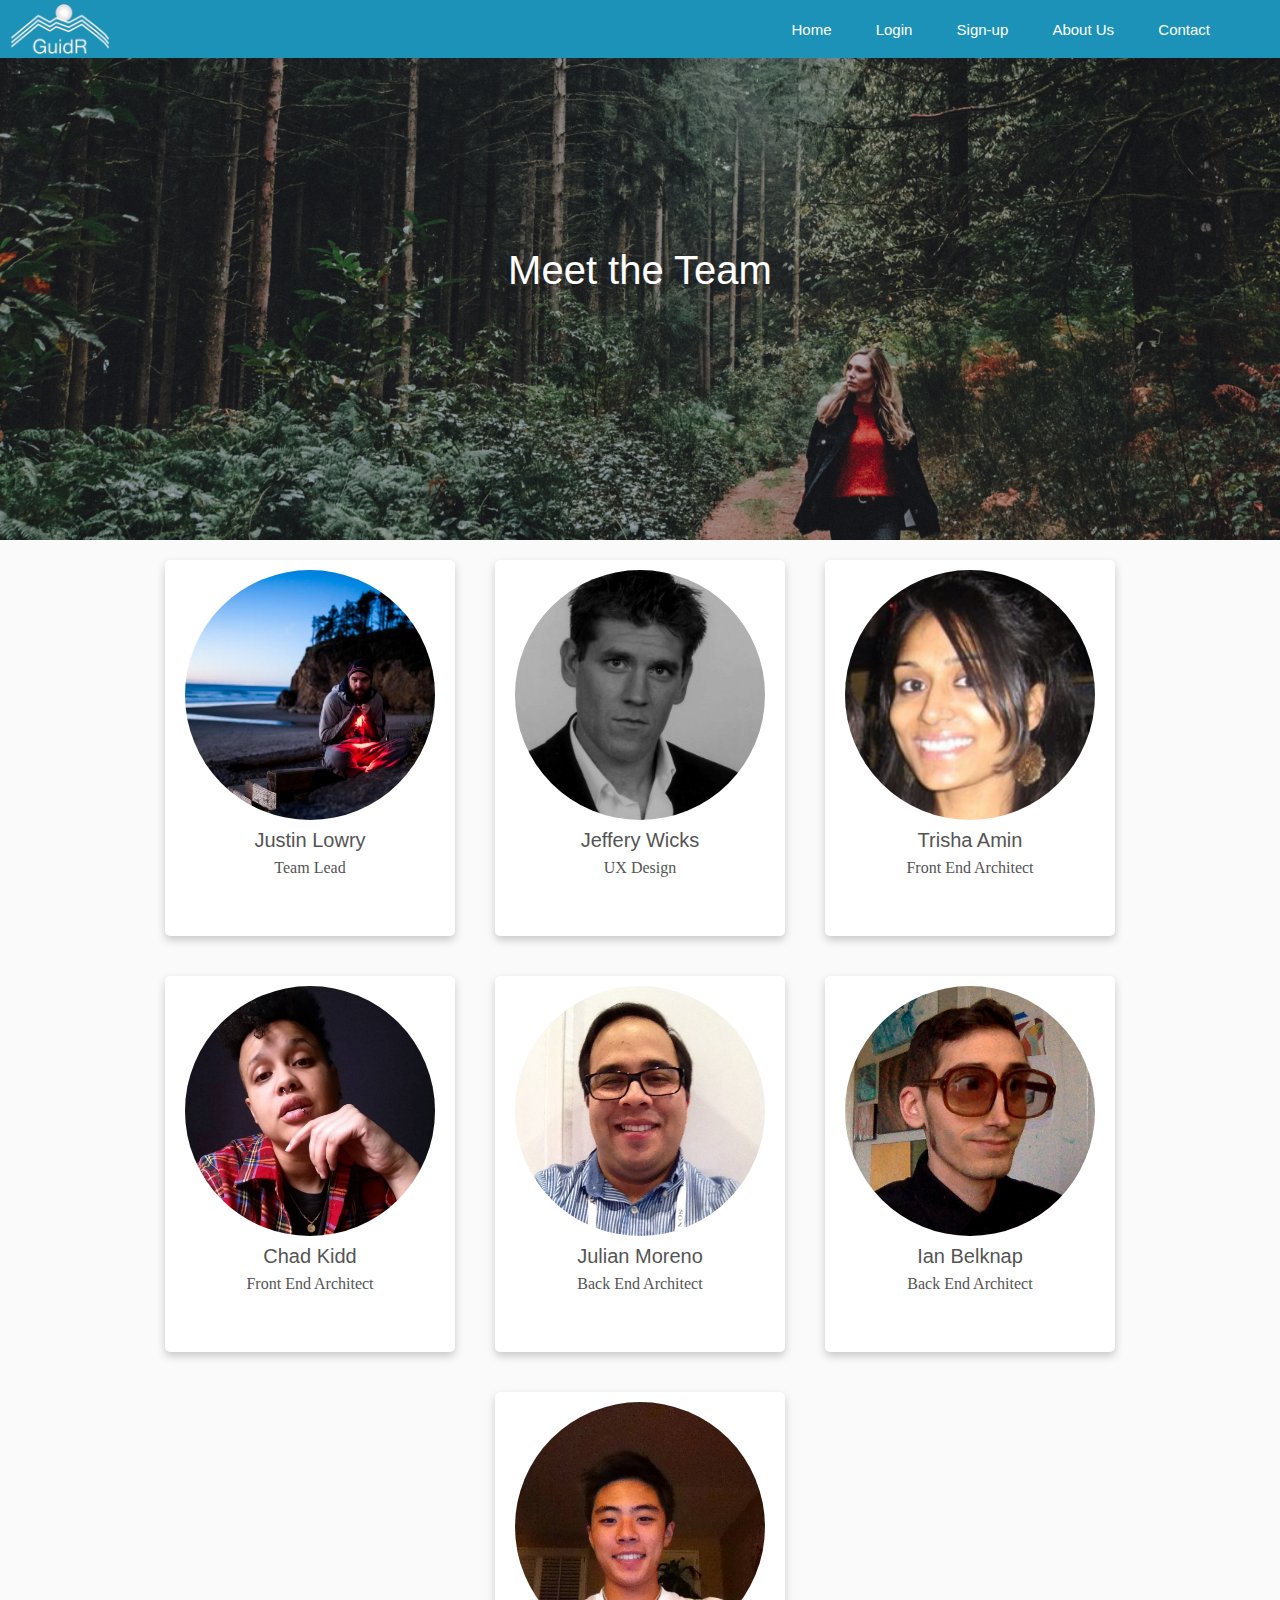
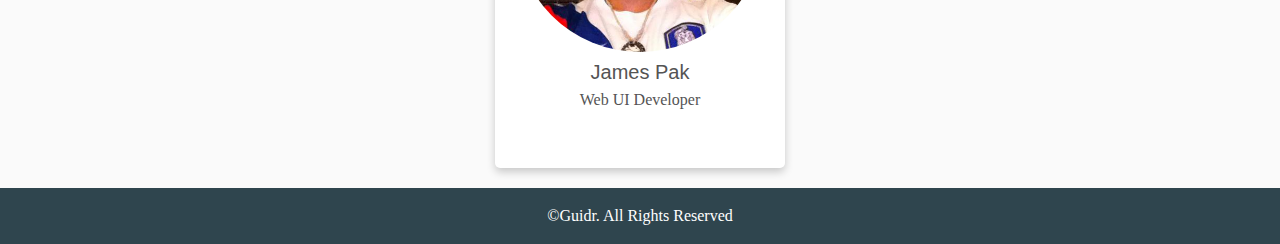
<file: about-us.html>
<!DOCTYPE html>

<html lang="en">
  <head>
    <meta charset="utf-8" />
    <meta name="viewport" content="width=device-width, initial-scale=1.0" />

    <title>GuidR - About Us Page - Web UI Developer</title>

    <link href="css/index.css" rel="stylesheet" />

    <script src="js/index.js" async></script>

    <link
      rel="stylesheet"
      href="https://use.fontawesome.com/releases/v5.8.1/css/all.css"
      integrity="sha384-50oBUHEmvpQ+1lW4y57PTFmhCaXp0ML5d60M1M7uH2+nqUivzIebhndOJK28anvf"
      crossorigin="anonymous"/>
  </head>

  <div class="container">
    <div class="nav-container">
      <img class="nav-logo" src="img/guidr final nav logo.png" />
      <img class="menu-button" src="img/menu.png" />
      <nav class="menu">
        <a href="https://m-guidr.netlify.com"
          ><i class="fas fa-home"></i> Home</a
        >
        <a href="https://ls-guidr.netlify.com/"
          ><i class="fas fa-sign-in-alt"></i> Login</a
        >
        <a href="https://ls-guidr.netlify.com/signup"
          ><i class="fas fa-user-plus"></i> Sign-up</a
        >
        <a href="about-us.html"><i class="far fa-address-card"></i> About Us</a>
      </nav>
    </div>

    <header>
      <div class="header-pic-text">
        <h1>Meet the Team</h1>
      </div>
    </header>

    <section class="about-container">
      <div class="team-panel">
        <div class="img-container">
          <img src="img/13543632.jpg" />
        </div>
        <h2>Justin Lowry</h2>
        <p>Team Lead</p>
        <div>
          <a href="#"><i class="fab fa-twitter-square"></i></a>
          <a href="#"><i class="fab fa-linkedin"></i></a>
          <a href="https://github.com/dividedsky"><i class="fab fa-github-square"></i></a>
        </div>
      </div>

      <div class="team-panel">
        <div class="img-container">
          <img src="img/image.png" />
        </div>
        <h2>Jeffery Wicks</h2>
        <p>UX Design</p>
        <div>
          <a href="#"><i class="fab fa-twitter-square"></i></a>
          <a href="#"><i class="fab fa-linkedin"></i></a>
          <a href="#"><i class="fab fa-github-square"></i></a>
        </div>
      </div>

      <div class="team-panel">
        <div class="img-container">
          <img src="img/profile-pic.jpeg" />
        </div>
        <h2>Trisha Amin</h2>
        <p>Front End Architect</p>
        <div>
          <a href="#"><i class="fab fa-twitter-square"></i></a>
          <a href="#"><i class="fab fa-linkedin"></i></a>
          <a href="https://github.com/tca88"><i class="fab fa-github-square"></i></a>
        </div>
      </div>

      <div class="team-panel">
        <div class="img-container">
          <img src="img/ckidd1.png" />
        </div>
        <h2>Chad Kidd</h2>
        <p>Front End Architect</p>
        <div>
          <a href="#"><i class="fab fa-twitter-square"></i></a>
          <a href="#"><i class="fab fa-linkedin"></i></a>
          <a href="https://github.com/Chad-Kidd"><i class="fab fa-github-square"></i></a>
        </div>
      </div>

      <div class="team-panel">
        <div class="img-container">
          <img src="img/IMG_1687.JPG" />
        </div>
        <h2>Julian Moreno</h2>
        <p>Back End Architect</p>
        <div>
          <a href="#"><i class="fab fa-twitter-square"></i></a>
          <a href="#"><i class="fab fa-linkedin"></i></a>
          <a href="https://github.com/julmo611"><i class="fab fa-github-square"></i></a>
        </div>
      </div>

      <div class="team-panel">
        <div class="img-container">
          <img src="img/ian-belknap.png" />
        </div>
        <h2>Ian Belknap</h2>
        <p>Back End Architect</p>
        <div>
          <a href="#"><i class="fab fa-twitter-square"></i></a>
          <a href="#"><i class="fab fa-linkedin"></i></a>
          <a href="https://github.com/Ian84Be"><i class="fab fa-github-square"></i></a>
        </div>
      </div>

      <div class="team-panel">
        <div class="img-container">
          <img src="img/1175193_3528862316260_814629768_n.jpg" />
        </div>
        <h2>James Pak</h2>
        <p>Web UI Developer</p>
        <div>
          <a href="#"><i class="fab fa-twitter-square"></i></a>
          <a href="#"><i class="fab fa-linkedin"></i></a>
          <a href="#"><i class="fab fa-github-square"></i></a>
        </div>
      </div>
    </section>

    <footer>
      <p>&copy;Guidr. All Rights Reserved</p>
    </footer>
  </div>
</html>
</file>
<file: css/index.css>
.btn-3 {
  cursor: pointer;
  margin: 10px;
  height: 45px;
  font-size: 20px;
  border: solid 1px #1D92B8;
  border-radius: 10px;
  background-color: #1D92B8;
  width: 200px;
  color: #FFFFFF;
}
.btn-3:hover {
  background-color: #FFFFFF;
  color: #1D92B8;
}
.btn-1 {
  cursor: pointer;
  margin: 10px;
  height: 45px;
  font-size: 20px;
  border: solid 1px #1D92B8;
  border-radius: 10px;
  background-color: #1D92B8;
  width: 200px;
  color: #FFFFFF;
}
.btn-1:hover {
  background-color: #FFFFFF;
  color: #1D92B8;
}
/* http://meyerweb.com/eric/tools/css/reset/ 
   v2.0 | 20110126
   License: none (public domain)
*/
html,
body,
div,
span,
applet,
object,
iframe,
h1,
h2,
h3,
h4,
h5,
h6,
p,
blockquote,
pre,
a,
abbr,
acronym,
address,
big,
cite,
code,
del,
dfn,
em,
img,
ins,
kbd,
q,
s,
samp,
small,
strike,
strong,
sub,
sup,
tt,
var,
b,
u,
i,
center,
dl,
dt,
dd,
ol,
ul,
li,
fieldset,
form,
label,
legend,
table,
caption,
tbody,
tfoot,
thead,
tr,
th,
td,
article,
aside,
canvas,
details,
embed,
figure,
figcaption,
footer,
header,
hgroup,
menu,
nav,
output,
ruby,
section,
summary,
time,
mark,
audio,
video {
  margin: 0;
  padding: 0;
  border: 0;
  font-size: 100%;
  font: inherit;
  vertical-align: baseline;
}
/* HTML5 display-role reset for older browsers */
article,
aside,
details,
figcaption,
figure,
footer,
header,
hgroup,
menu,
nav,
section {
  display: block;
}
body {
  line-height: 1;
}
ol,
ul {
  list-style: none;
}
blockquote,
q {
  quotes: none;
}
blockquote:before,
blockquote:after,
q:before,
q:after {
  content: '';
  content: none;
}
table {
  border-collapse: collapse;
  border-spacing: 0;
}
body {
  color: #545454;
}
h1 {
  font-family: Arial, Helvetica, sans-serif;
}
h2 {
  font-family: Arial, Helvetica, sans-serif;
}
h3 {
  font-family: Arial, Helvetica, sans-serif;
}
p {
  font-family: Georgia, 'Times New Roman', Times, serif;
}
.nav-container {
  background-color: #1D92B8;
  display: flex;
  position: fixed;
  align-items: center;
  justify-content: space-between;
  z-index: 2;
  top: 0;
  width: 100%;
  height: 58px;
}
.nav-container h1 {
  padding: 20px;
  font-size: 20px;
  color: #FFFFFF;
}
@media (max-width: 500px) {
  .nav-container {
    position: relative;
    flex-direction: row;
  }
}
@media (max-width: 800px) {
  .nav-container {
    position: relative;
    flex-direction: row;
  }
}
.nav-container .menu {
  font-size: 15px;
  font-family: Arial, Helvetica, sans-serif;
  text-align: right;
  margin-right: 50px;
}
@media (max-width: 500px) {
  .nav-container .menu {
    display: none;
    flex-direction: column;
    text-align: center;
    justify-content: center;
    position: absolute;
    width: 100%;
    background-color: #1D92B8;
    top: 57px;
  }
}
@media (max-width: 800px) {
  .nav-container .menu {
    display: none;
    flex-direction: column;
    text-align: center;
    justify-content: center;
    position: absolute;
    width: 100%;
    background-color: #1D92B8;
    top: 57px;
  }
}
.nav-container .menu a {
  padding: 20px;
  color: #FFFFFF;
  text-decoration: none;
}
@media (max-width: 500px) {
  .nav-container .menu a {
    border-bottom: solid black 1px;
    display: flex;
    flex-direction: column;
  }
}
@media (max-width: 800px) {
  .nav-container .menu a {
    border-bottom: solid black 1px;
    display: flex;
    flex-direction: column;
  }
}
.nav-container .menu a:hover {
  background: #166e8c;
}
header img {
  margin-left: 10px;
  width: 100px;
  height: auto;
}
.menu-button {
  width: 80px;
  height: 80px;
  display: none;
  cursor: pointer;
}
@media (max-width: 500px) {
  .menu-button {
    display: block;
  }
}
@media (max-width: 800px) {
  .menu-button {
    display: block;
  }
}
.menu.menu--open {
  display: block;
}
footer {
  display: block;
  text-align: center;
  padding: 20px;
  background-color: #2F454E;
}
footer p {
  color: white;
}
.container {
  width: 100%;
  margin: 0 auto;
  background-color: #fafafa;
}
.hero-picture {
  width: 100%;
  display: flex;
}
.logo {
  width: 100px;
  height: 100px;
}
img {
  width: 100%;
  height: auto;
}
.hero-info-blurb {
  width: 100%;
  font-size: 30px;
  text-align: center;
  margin-bottom: 20px;
}
.hero-info-blurb img {
  width: 200px;
  height: 200px;
}
.hero-info-blurb h1 {
  font-size: 50px;
  margin-bottom: 10px;
  color: #FFFFFF;
}
.hero-info-blurb p {
  font-family: Arial, Helvetica, sans-serif;
  color: rgba(0, 0, 0, 0.74);
}
.hero-container {
  box-sizing: border-box;
  width: 100%;
  background-image: url(../img/beauty-in-nature-cold-daylight-2089799.jpg);
  background-position: bottom center;
  background-size: cover;
  background-attachment: fixed;
  background-repeat: no-repeat;
  display: flex;
  justify-content: center;
  align-items: center;
  flex-direction: column;
  padding: 150px 10px;
}
.hero-container h1 {
  margin-top: 20px;
  color: white;
}
.hero-container h3 {
  font-size: 20px;
  color: #FFFFFF;
  text-decoration: underline;
}
.hero-container h3:hover {
  transform: scale(1.1);
}
.main-container {
  margin: 0 auto;
  width: 100%;
  max-width: 1000px;
}
.main-container .info-panels {
  display: flex;
  flex-direction: row;
  justify-content: space-around;
  align-content: center;
}
.main-container .info-panels p {
  line-height: 2;
}
.main-container .info-panels img {
  width: 50%;
  height: 10%;
  margin: 20px;
  border-radius: 5px;
  box-shadow: 0 4px 8px 0 rgba(0, 0, 0, 0.2);
  cursor: pointer;
  transition-duration: 1s;
}
.main-container .info-panels img:hover {
  transform: scale(1.1);
}
@media (max-width: 500px) {
  .main-container .info-panels img {
    width: 80%;
    height: auto;
    margin-bottom: 0;
    border-radius: 5px 5px 0 0;
  }
}
@media (max-width: 500px) {
  .main-container .info-panels {
    display: flex;
    flex-direction: column;
    align-items: center;
  }
}
.main-container .card {
  padding: 10px;
  margin: 20px;
  text-align: center;
  box-sizing: border-box;
  box-shadow: 0 4px 8px 0 rgba(0, 0, 0, 0.2);
  transition: 0.3s;
  width: 40%;
  border-radius: 5px;
  background-color: #ffff;
}
.main-container .card h2 {
  padding: 10px;
  font-size: 30px;
}
.main-container .card p {
  font-size: 20px;
  margin-top: 40px;
}
.main-container .card hr {
  width: 50%;
}
@media (max-width: 500px) {
  .main-container .card {
    width: 80%;
    height: auto;
    order: 2;
    margin-top: 0;
    border-radius: 0 0 5px 5px;
  }
}
.quote-spacer {
  box-sizing: border-box;
  margin: 0 auto;
  width: 100%;
  text-align: center;
  padding: 40px;
  background-color: #2F454E;
  box-shadow: 0 4px 8px 0 rgba(0, 0, 0, 0.2);
}
.quote-spacer p {
  font-size: 20px;
  color: white;
}
.container {
  width: 100%;
  margin: 0 auto;
  background-color: #fafafa;
}
.nav-logo {
  margin-left: 10px;
  width: 100px;
  height: auto;
}
header {
  position: relative;
}
.header-pic img {
  width: 100%;
  height: 300px;
}
.header-pic-text {
  background: linear-gradient(to bottom, rgba(0, 0, 0, 0.2), rgba(0, 0, 0, 0.2)), url(../img/adventure-environment-female-1895570.jpg);
  background-position: bottom;
  background-size: cover;
  background-attachment: fixed;
  background-repeat: no-repeat;
  min-height: 60vh;
  display: flex;
  flex-direction: column;
  justify-content: center;
  align-items: center;
}
.header-pic-text h1 {
  font-size: 40px;
  color: white;
}
.about-container {
  width: 100%;
  max-width: 1000px;
  margin: 0 auto;
  display: flex;
  flex-direction: row;
  flex-wrap: wrap;
  justify-content: center;
}
.about-container .team-panel {
  padding: 10px;
  margin: 20px;
  text-align: center;
  box-sizing: border-box;
  box-shadow: 0 4px 8px 0 rgba(0, 0, 0, 0.2);
  transition: 0.3s;
  width: 290px;
  border-radius: 5px;
  background-color: #ffff;
  font-family: 'Gill Sans', 'Gill Sans MT', Calibri, 'Trebuchet MS', sans-serif;
}
.about-container .team-panel h2 {
  font-size: 20px;
  padding: 10px;
}
.about-container .team-panel .img-container {
  width: 250px;
  overflow: hidden;
  border-radius: 50%;
  height: 250px;
  margin: 0 auto;
}
.about-container .team-panel .img-container img {
  width: 100%;
  height: auto;
}
.about-container .team-panel i {
  font-size: 50px;
  color: #2F454E;
  padding: 10px;
}
.about-container .team-panel i:hover {
  transform: scale(1.1);
}
footer {
  display: block;
  text-align: center;
  padding: 20px;
  background-color: #2F454E;
}
footer p {
  color: white;
}
</file>
